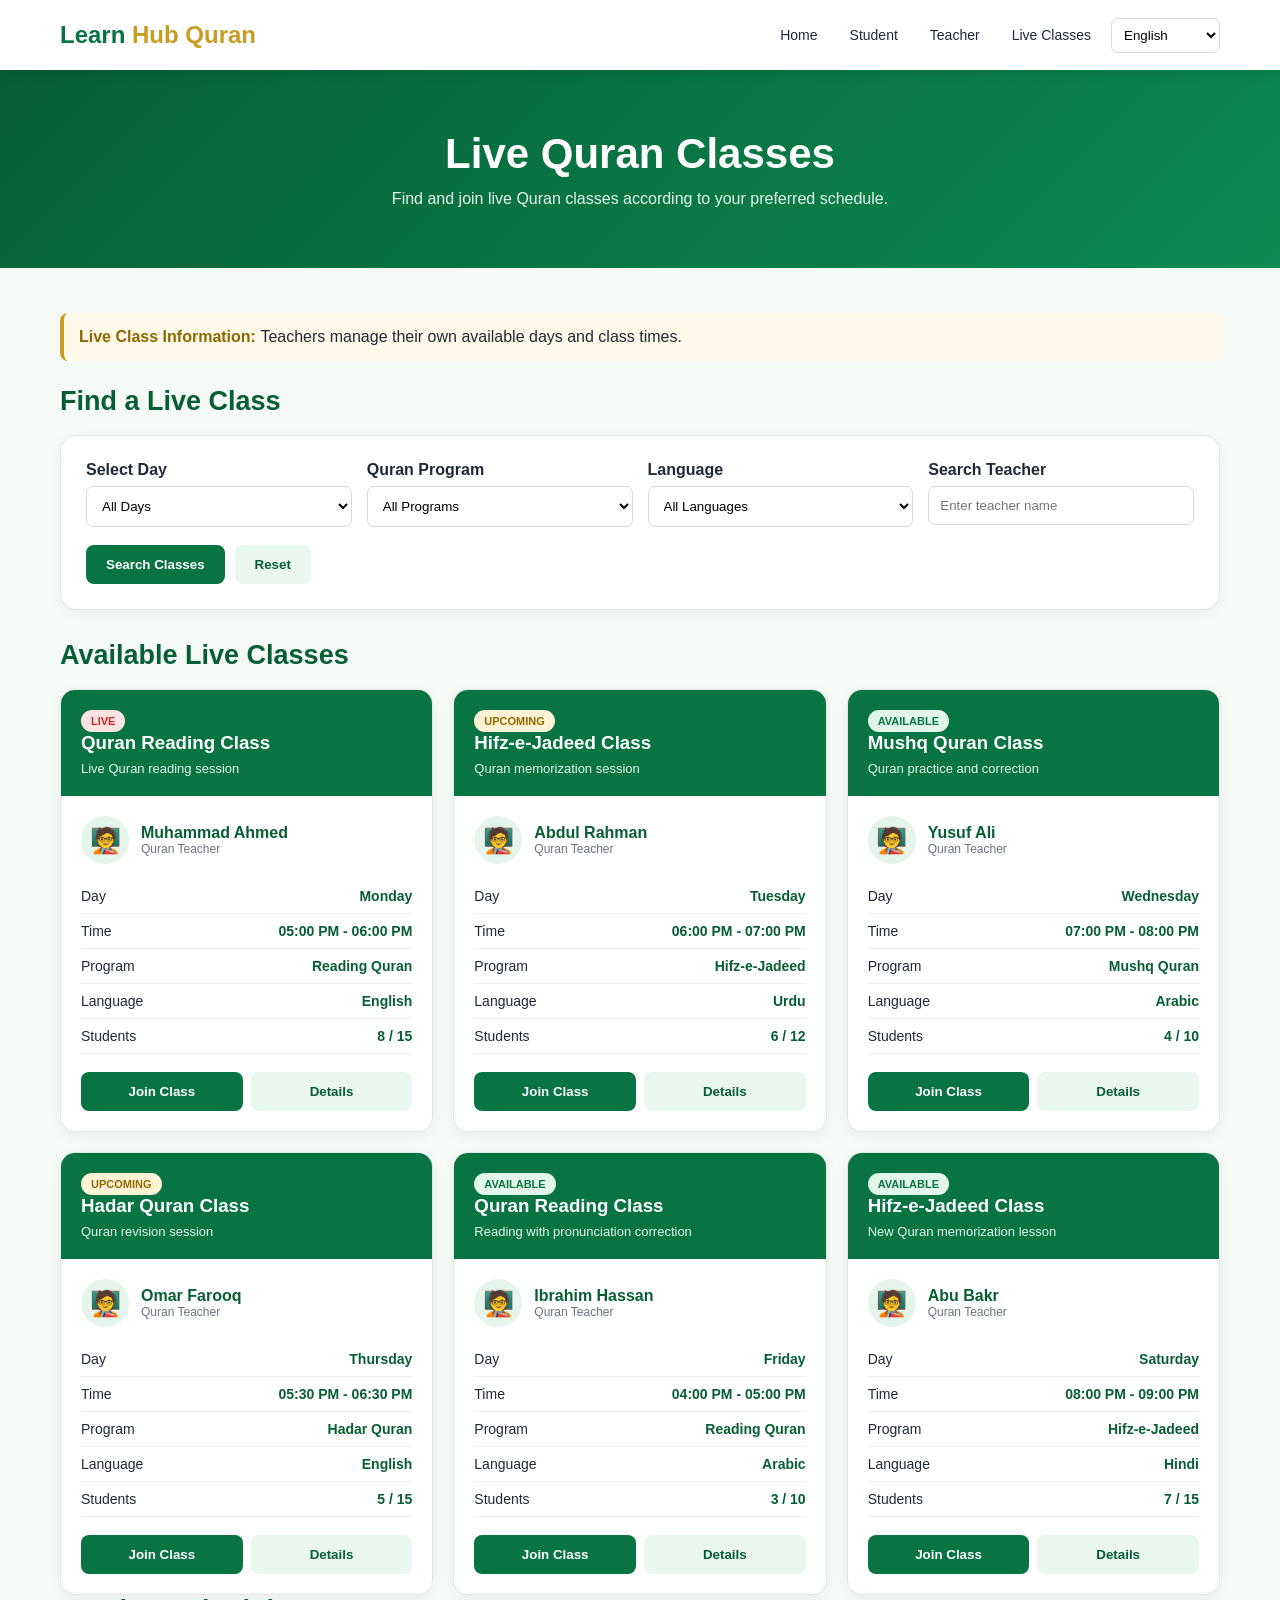
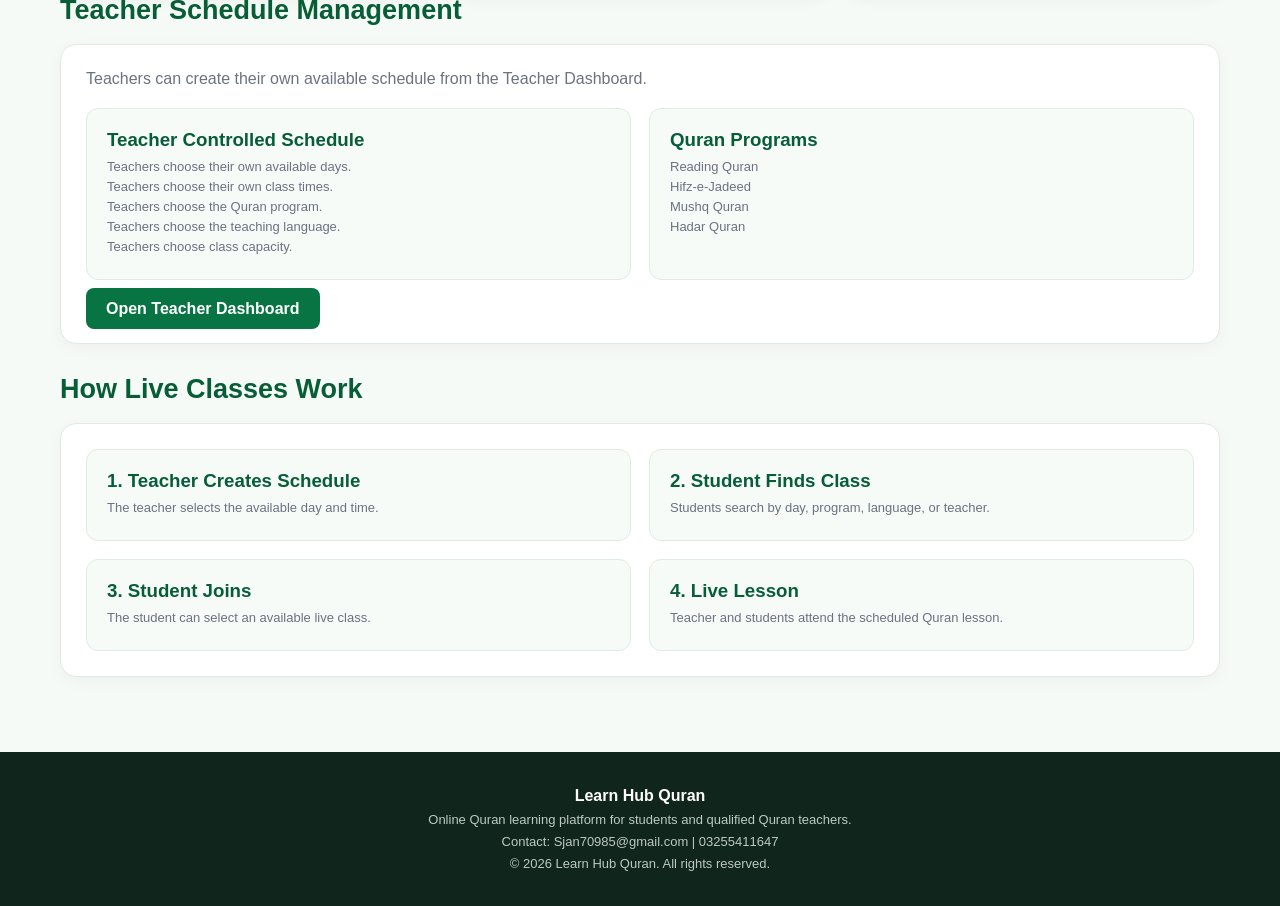
<file: live-classes.html>
<!DOCTYPE html>
<html lang="en">
<head>
    <meta charset="UTF-8">
    <meta name="viewport" content="width=device-width, initial-scale=1.0">

    <title>Live Classes - Learn Hub Quran</title>

    <style>

        * {
            margin: 0;
            padding: 0;
            box-sizing: border-box;
        }

        body {
            font-family: Arial, Helvetica, sans-serif;
            background: #f6faf7;
            color: #1f2937;
        }

        a {
            text-decoration: none;
            color: inherit;
        }

        button,
        input,
        select {
            font-family: inherit;
        }

        header {
            background: white;
            box-shadow: 0 2px 12px rgba(0,0,0,0.08);
            position: sticky;
            top: 0;
            z-index: 1000;
        }

        .navbar {
            max-width: 1200px;
            min-height: 70px;
            margin: auto;
            padding: 0 20px;

            display: flex;
            align-items: center;
            justify-content: space-between;

            gap: 20px;
        }

        .logo {
            font-size: 24px;
            font-weight: bold;
            color: #087443;
        }

        .logo span {
            color: #c99c24;
        }

        .nav-links {
            display: flex;
            align-items: center;
            gap: 8px;
            flex-wrap: wrap;
        }

        .nav-links a {
            padding: 9px 12px;
            border-radius: 7px;
            font-size: 14px;
        }

        .nav-links a:hover {
            background: #087443;
            color: white;
        }

        .language-select {
            padding: 8px;
            border: 1px solid #d5ddd8;
            border-radius: 7px;
            background: white;
        }

        .hero {
            background: linear-gradient(
                135deg,
                #075e36,
                #0b8b51
            );

            color: white;
            text-align: center;

            padding: 60px 20px;
        }

        .hero h1 {
            font-size: 42px;
            margin-bottom: 12px;
        }

        .hero p {
            color: #e7f5ed;
        }

        .container {
            max-width: 1200px;
            margin: auto;
            padding: 45px 20px;
        }

        .section-title {
            color: #075e36;
            font-size: 27px;
            margin-bottom: 18px;
        }

        .card {
            background: white;
            border: 1px solid #e1e9e4;
            border-radius: 16px;
            padding: 25px;
            margin-bottom: 30px;

            box-shadow:
                0 4px 15px rgba(0,0,0,0.04);
        }

        .filter-grid {
            display: grid;
            grid-template-columns:
                repeat(4, 1fr);

            gap: 15px;
        }

        .form-group label {
            display: block;
            font-weight: bold;
            margin-bottom: 7px;
        }

        .form-group select,
        .form-group input {
            width: 100%;
            padding: 11px;

            border: 1px solid #d5ddd8;
            border-radius: 7px;

            background: white;
            outline: none;
        }

        .form-group select:focus,
        .form-group input:focus {
            border-color: #087443;
        }

        .filter-buttons {
            margin-top: 18px;

            display: flex;
            gap: 10px;
            flex-wrap: wrap;
        }

        .btn {
            border: none;
            border-radius: 8px;

            padding: 12px 20px;

            cursor: pointer;
            font-weight: bold;
        }

        .btn-primary {
            background: #087443;
            color: white;
        }

        .btn-gold {
            background: #c99c24;
            color: white;
        }

        .btn-light {
            background: #e9f7ef;
            color: #075e36;
        }

        .btn-danger {
            background: #d64545;
            color: white;
        }

        .btn:hover {
            opacity: 0.9;
        }

        .class-grid {
            display: grid;

            grid-template-columns:
                repeat(3, 1fr);

            gap: 20px;
        }

        .class-card {
            background: white;

            border: 1px solid #e1e9e4;
            border-radius: 15px;

            overflow: hidden;

            box-shadow:
                0 4px 15px rgba(0,0,0,0.05);
        }

        .class-top {
            background: #087443;
            color: white;

            padding: 20px;
        }

        .class-top h3 {
            margin-bottom: 7px;
        }

        .class-top p {
            font-size: 13px;
            color: #e6f6ed;
        }

        .class-body {
            padding: 20px;
        }

        .class-info {
            display: flex;

            justify-content: space-between;

            padding: 9px 0;

            border-bottom:
                1px solid #edf1ee;

            font-size: 14px;
        }

        .class-info:last-child {
            border-bottom: none;
        }

        .class-info strong {
            color: #075e36;
        }

        .teacher {
            display: flex;

            align-items: center;

            gap: 12px;

            margin-bottom: 15px;
        }

        .teacher-avatar {
            width: 48px;
            height: 48px;

            border-radius: 50%;

            background: #e5f5eb;

            display: flex;

            align-items: center;
            justify-content: center;

            font-size: 25px;
        }

        .teacher h4 {
            color: #075e36;
        }

        .teacher p {
            color: #6b7280;

            font-size: 12px;
        }

        .class-actions {
            display: flex;

            gap: 8px;

            margin-top: 18px;
        }

        .class-actions button {
            flex: 1;
        }

        .status {
            display: inline-block;

            padding: 5px 10px;

            border-radius: 15px;

            font-size: 11px;

            font-weight: bold;
        }

        .live {
            background: #ffe3e3;
            color: #c62828;
        }

        .upcoming {
            background: #fff3d6;
            color: #8b6800;
        }

        .available {
            background: #e3f6ea;
            color: #087443;
        }

        .empty {
            text-align: center;

            padding: 45px 20px;

            color: #6b7280;
        }

        .teacher-schedule {
            display: grid;

            grid-template-columns:
                repeat(2, 1fr);

            gap: 18px;
        }

        .schedule-box {
            background: #f7fbf8;

            border: 1px solid #e0ebe4;

            border-radius: 12px;

            padding: 20px;
        }

        .schedule-box h3 {
            color: #075e36;

            margin-bottom: 8px;
        }

        .schedule-box p {
            color: #6b7280;

            font-size: 13px;

            margin-bottom: 5px;
        }

        .notice {
            background: #fff9e9;

            border-left:
                4px solid #c99c24;

            padding: 15px;

            border-radius: 8px;

            margin-bottom: 25px;
        }

        .notice strong {
            color: #8b6800;
        }

        footer {
            background: #10251c;

            color: white;

            text-align: center;

            padding: 35px 20px;
        }

        footer p {
            color: #bdc9c2;

            margin-top: 7px;

            font-size: 13px;
        }

        @media (max-width: 950px) {

            .class-grid {
                grid-template-columns:
                    repeat(2, 1fr);
            }

            .filter-grid {
                grid-template-columns:
                    repeat(2, 1fr);
            }

        }

        @media (max-width: 650px) {

            .navbar {
                flex-direction: column;

                padding: 15px;
            }

            .hero h1 {
                font-size: 32px;
            }

            .class-grid,
            .filter-grid,
            .teacher-schedule {
                grid-template-columns: 1fr;
            }

            .class-actions {
                flex-direction: column;
            }

        }

    </style>
</head>


<body>


<header>

    <div class="navbar">

        <a
            href="index.html"
            class="logo">

            Learn
            <span>Hub Quran</span>

        </a>


        <nav class="nav-links">

            <a href="index.html">
                Home
            </a>

            <a href="student.html">
                Student
            </a>

            <a href="teacher.html">
                Teacher
            </a>

            <a href="live-classes.html">
                Live Classes
            </a>


            <select
                class="language-select"
                id="languageSelect"
                onchange="changeLanguage(this.value)">

                <option>English</option>
                <option>Urdu</option>
                <option>Arabic</option>
                <option>Hindi</option>
                <option>Bengali</option>
                <option>Persian</option>
                <option>Turkish</option>
                <option>Indonesian</option>
                <option>Malay</option>
                <option>French</option>
                <option>Spanish</option>
                <option>German</option>
                <option>Italian</option>
                <option>Portuguese</option>
                <option>Russian</option>
                <option>Chinese</option>
                <option>Japanese</option>
                <option>Korean</option>
                <option>Thai</option>
                <option>Vietnamese</option>
                <option>Tamil</option>
                <option>Telugu</option>
                <option>Malayalam</option>
                <option>Kannada</option>
                <option>Marathi</option>
                <option>Gujarati</option>
                <option>Punjabi</option>
                <option>Dutch</option>
                <option>Greek</option>
                <option>Swahili</option>

            </select>

        </nav>

    </div>

</header>


<section class="hero">

    <h1>
        Live Quran Classes
    </h1>

    <p>
        Find and join live Quran classes
        according to your preferred schedule.
    </p>

</section>


<main class="container">


    <div class="notice">

        <strong>
            Live Class Information:
        </strong>

        Teachers manage their own available
        days and class times.

    </div>


    <h2 class="section-title">
        Find a Live Class
    </h2>


    <section class="card">


        <div class="filter-grid">


            <div class="form-group">

                <label>
                    Select Day
                </label>

                <select id="filterDay">

                    <option value="all">
                        All Days
                    </option>

                    <option>
                        Monday
                    </option>

                    <option>
                        Tuesday
                    </option>

                    <option>
                        Wednesday
                    </option>

                    <option>
                        Thursday
                    </option>

                    <option>
                        Friday
                    </option>

                    <option>
                        Saturday
                    </option>

                    <option>
                        Sunday
                    </option>

                </select>

            </div>


            <div class="form-group">

                <label>
                    Quran Program
                </label>

                <select id="filterProgram">

                    <option value="all">
                        All Programs
                    </option>

                    <option>
                        Reading Quran
                    </option>

                    <option>
                        Hifz-e-Jadeed
                    </option>

                    <option>
                        Mushq Quran
                    </option>

                    <option>
                        Hadar Quran
                    </option>

                </select>

            </div>


            <div class="form-group">

                <label>
                    Language
                </label>

                <select id="filterLanguage">

                    <option value="all">
                        All Languages
                    </option>

                    <option>English</option>
                    <option>Urdu</option>
                    <option>Arabic</option>
                    <option>Hindi</option>
                    <option>Bengali</option>
                    <option>Persian</option>
                    <option>Turkish</option>
                    <option>Indonesian</option>
                    <option>Malay</option>
                    <option>French</option>
                    <option>Spanish</option>
                    <option>German</option>
                    <option>Italian</option>
                    <option>Portuguese</option>
                    <option>Russian</option>
                    <option>Chinese</option>
                    <option>Japanese</option>
                    <option>Korean</option>
                    <option>Thai</option>
                    <option>Vietnamese</option>
                    <option>Tamil</option>
                    <option>Telugu</option>
                    <option>Malayalam</option>
                    <option>Kannada</option>
                    <option>Marathi</option>
                    <option>Gujarati</option>
                    <option>Punjabi</option>
                    <option>Dutch</option>
                    <option>Greek</option>
                    <option>Swahili</option>

                </select>

            </div>


            <div class="form-group">

                <label>
                    Search Teacher
                </label>

                <input
                    type="text"
                    id="teacherSearch"
                    placeholder="Enter teacher name">

            </div>

        </div>


        <div class="filter-buttons">

            <button
                class="btn btn-primary"
                onclick="filterClasses()">

                Search Classes

            </button>


            <button
                class="btn btn-light"
                onclick="resetFilters()">

                Reset

            </button>

        </div>

    </section>


    <h2 class="section-title">
        Available Live Classes
    </h2>


    <section
        class="class-grid"
        id="classGrid">


        <article
            class="class-card"
            data-day="Monday"
            data-program="Reading Quran"
            data-language="English"
            data-teacher="Muhammad Ahmed">


            <div class="class-top">

                <span class="status live">
                    LIVE
                </span>

                <h3>
                    Quran Reading Class
                </h3>

                <p>
                    Live Quran reading session
                </p>

            </div>


            <div class="class-body">


                <div class="teacher">

                    <div class="teacher-avatar">
                        🧑‍🏫
                    </div>

                    <div>

                        <h4>
                            Muhammad Ahmed
                        </h4>

                        <p>
                            Quran Teacher
                        </p>

                    </div>

                </div>


                <div class="class-info">

                    <span>
                        Day
                    </span>

                    <strong>
                        Monday
                    </strong>

                </div>


                <div class="class-info">

                    <span>
                        Time
                    </span>

                    <strong>
                        05:00 PM - 06:00 PM
                    </strong>

                </div>


                <div class="class-info">

                    <span>
                        Program
                    </span>

                    <strong>
                        Reading Quran
                    </strong>

                </div>


                <div class="class-info">

                    <span>
                        Language
                    </span>

                    <strong>
                        English
                    </strong>

                </div>


                <div class="class-info">

                    <span>
                        Students
                    </span>

                    <strong>
                        8 / 15
                    </strong>

                </div>


                <div class="class-actions">

                    <button
                        class="btn btn-primary"
                        onclick="joinClass('Muhammad Ahmed')">

                        Join Class

                    </button>

                    <button
                        class="btn btn-light"
                        onclick="viewClass('Muhammad Ahmed')">

                        Details

                    </button>

                </div>

            </div>

        </article>



        <article
            class="class-card"
            data-day="Tuesday"
            data-program="Hifz-e-Jadeed"
            data-language="Urdu"
            data-teacher="Abdul Rahman">


            <div class="class-top">

                <span class="status upcoming">
                    UPCOMING
                </span>

                <h3>
                    Hifz-e-Jadeed Class
                </h3>

                <p>
                    Quran memorization session
                </p>

            </div>


            <div class="class-body">


                <div class="teacher">

                    <div class="teacher-avatar">
                        🧑‍🏫
                    </div>

                    <div>

                        <h4>
                            Abdul Rahman
                        </h4>

                        <p>
                            Quran Teacher
                        </p>

                    </div>

                </div>


                <div class="class-info">

                    <span>
                        Day
                    </span>

                    <strong>
                        Tuesday
                    </strong>

                </div>


                <div class="class-info">

                    <span>
                        Time
                    </span>

                    <strong>
                        06:00 PM - 07:00 PM
                    </strong>

                </div>


                <div class="class-info">

                    <span>
                        Program
                    </span>

                    <strong>
                        Hifz-e-Jadeed
                    </strong>

                </div>


                <div class="class-info">

                    <span>
                        Language
                    </span>

                    <strong>
                        Urdu
                    </strong>

                </div>


                <div class="class-info">

                    <span>
                        Students
                    </span>

                    <strong>
                        6 / 12
                    </strong>

                </div>


                <div class="class-actions">

                    <button
                        class="btn btn-primary"
                        onclick="joinClass('Abdul Rahman')">

                        Join Class

                    </button>

                    <button
                        class="btn btn-light"
                        onclick="viewClass('Abdul Rahman')">

                        Details

                    </button>

                </div>

            </div>

        </article>



        <article
            class="class-card"
            data-day="Wednesday"
            data-program="Mushq Quran"
            data-language="Arabic"
            data-teacher="Yusuf Ali">


            <div class="class-top">

                <span class="status available">
                    AVAILABLE
                </span>

                <h3>
                    Mushq Quran Class
                </h3>

                <p>
                    Quran practice and correction
                </p>

            </div>


            <div class="class-body">


                <div class="teacher">

                    <div class="teacher-avatar">
                        🧑‍🏫
                    </div>

                    <div>

                        <h4>
                            Yusuf Ali
                        </h4>

                        <p>
                            Quran Teacher
                        </p>

                    </div>

                </div>


                <div class="class-info">

                    <span>
                        Day
                    </span>

                    <strong>
                        Wednesday
                    </strong>

                </div>


                <div class="class-info">

                    <span>
                        Time
                    </span>

                    <strong>
                        07:00 PM - 08:00 PM
                    </strong>

                </div>


                <div class="class-info">

                    <span>
                        Program
                    </span>

                    <strong>
                        Mushq Quran
                    </strong>

                </div>


                <div class="class-info">

                    <span>
                        Language
                    </span>

                    <strong>
                        Arabic
                    </strong>

                </div>


                <div class="class-info">

                    <span>
                        Students
                    </span>

                    <strong>
                        4 / 10
                    </strong>

                </div>


                <div class="class-actions">

                    <button
                        class="btn btn-primary"
                        onclick="joinClass('Yusuf Ali')">

                        Join Class

                    </button>

                    <button
                        class="btn btn-light"
                        onclick="viewClass('Yusuf Ali')">

                        Details

                    </button>

                </div>

            </div>

        </article>



        <article
            class="class-card"
            data-day="Thursday"
            data-program="Hadar Quran"
            data-language="English"
            data-teacher="Omar Farooq">


            <div class="class-top">

                <span class="status upcoming">
                    UPCOMING
                </span>

                <h3>
                    Hadar Quran Class
                </h3>

                <p>
                    Quran revision session
                </p>

            </div>


            <div class="class-body">


                <div class="teacher">

                    <div class="teacher-avatar">
                        🧑‍🏫
                    </div>

                    <div>

                        <h4>
                            Omar Farooq
                        </h4>

                        <p>
                            Quran Teacher
                        </p>

                    </div>

                </div>


                <div class="class-info">

                    <span>
                        Day
                    </span>

                    <strong>
                        Thursday
                    </strong>

                </div>


                <div class="class-info">

                    <span>
                        Time
                    </span>

                    <strong>
                        05:30 PM - 06:30 PM
                    </strong>

                </div>


                <div class="class-info">

                    <span>
                        Program
                    </span>

                    <strong>
                        Hadar Quran
                    </strong>

                </div>


                <div class="class-info">

                    <span>
                        Language
                    </span>

                    <strong>
                        English
                    </strong>

                </div>


                <div class="class-info">

                    <span>
                        Students
                    </span>

                    <strong>
                        5 / 15
                    </strong>

                </div>


                <div class="class-actions">

                    <button
                        class="btn btn-primary"
                        onclick="joinClass('Omar Farooq')">

                        Join Class

                    </button>

                    <button
                        class="btn btn-light"
                        onclick="viewClass('Omar Farooq')">

                        Details

                    </button>

                </div>

            </div>

        </article>



        <article
            class="class-card"
            data-day="Friday"
            data-program="Reading Quran"
            data-language="Arabic"
            data-teacher="Ibrahim Hassan">


            <div class="class-top">

                <span class="status available">
                    AVAILABLE
                </span>

                <h3>
                    Quran Reading Class
                </h3>

                <p>
                    Reading with pronunciation correction
                </p>

            </div>


            <div class="class-body">


                <div class="teacher">

                    <div class="teacher-avatar">
                        🧑‍🏫
                    </div>

                    <div>

                        <h4>
                            Ibrahim Hassan
                        </h4>

                        <p>
                            Quran Teacher
                        </p>

                    </div>

                </div>


                <div class="class-info">

                    <span>
                        Day
                    </span>

                    <strong>
                        Friday
                    </strong>

                </div>


                <div class="class-info">

                    <span>
                        Time
                    </span>

                    <strong>
                        04:00 PM - 05:00 PM
                    </strong>

                </div>


                <div class="class-info">

                    <span>
                        Program
                    </span>

                    <strong>
                        Reading Quran
                    </strong>

                </div>


                <div class="class-info">

                    <span>
                        Language
                    </span>

                    <strong>
                        Arabic
                    </strong>

                </div>


                <div class="class-info">

                    <span>
                        Students
                    </span>

                    <strong>
                        3 / 10
                    </strong>

                </div>


                <div class="class-actions">

                    <button
                        class="btn btn-primary"
                        onclick="joinClass('Ibrahim Hassan')">

                        Join Class

                    </button>

                    <button
                        class="btn btn-light"
                        onclick="viewClass('Ibrahim Hassan')">

                        Details

                    </button>

                </div>

            </div>

        </article>



        <article
            class="class-card"
            data-day="Saturday"
            data-program="Hifz-e-Jadeed"
            data-language="Hindi"
            data-teacher="Abu Bakr">


            <div class="class-top">

                <span class="status available">
                    AVAILABLE
                </span>

                <h3>
                    Hifz-e-Jadeed Class
                </h3>

                <p>
                    New Quran memorization lesson
                </p>

            </div>


            <div class="class-body">


                <div class="teacher">

                    <div class="teacher-avatar">
                        🧑‍🏫
                    </div>

                    <div>

                        <h4>
                            Abu Bakr
                        </h4>

                        <p>
                            Quran Teacher
                        </p>

                    </div>

                </div>


                <div class="class-info">

                    <span>
                        Day
                    </span>

                    <strong>
                        Saturday
                    </strong>

                </div>


                <div class="class-info">

                    <span>
                        Time
                    </span>

                    <strong>
                        08:00 PM - 09:00 PM
                    </strong>

                </div>


                <div class="class-info">

                    <span>
                        Program
                    </span>

                    <strong>
                        Hifz-e-Jadeed
                    </strong>

                </div>


                <div class="class-info">

                    <span>
                        Language
                    </span>

                    <strong>
                        Hindi
                    </strong>

                </div>


                <div class="class-info">

                    <span>
                        Students
                    </span>

                    <strong>
                        7 / 15
                    </strong>

                </div>


                <div class="class-actions">

                    <button
                        class="btn btn-primary"
                        onclick="joinClass('Abu Bakr')">

                        Join Class

                    </button>

                    <button
                        class="btn btn-light"
                        onclick="viewClass('Abu Bakr')">

                        Details

                    </button>

                </div>

            </div>

        </article>


    </section>


    <div
        class="empty"
        id="noClasses"
        style="display:none;">

        No classes found for the selected filters.

    </div>


    <h2 class="section-title">
        Teacher Schedule Management
    </h2>


    <section class="card">

        <p style="color:#6b7280; margin-bottom:20px;">

            Teachers can create their own available
            schedule from the Teacher Dashboard.

        </p>


        <div class="teacher-schedule">


            <div class="schedule-box">

                <h3>
                    Teacher Controlled Schedule
                </h3>

                <p>
                    Teachers choose their own available days.
                </p>

                <p>
                    Teachers choose their own class times.
                </p>

                <p>
                    Teachers choose the Quran program.
                </p>

                <p>
                    Teachers choose the teaching language.
                </p>

                <p>
                    Teachers choose class capacity.
                </p>

            </div>


            <div class="schedule-box">

                <h3>
                    Quran Programs
                </h3>

                <p>
                    Reading Quran
                </p>

                <p>
                    Hifz-e-Jadeed
                </p>

                <p>
                    Mushq Quran
                </p>

                <p>
                    Hadar Quran
                </p>

            </div>


        </div>


        <div style="margin-top:20px;">

            <a
                href="teacher.html"
                class="btn btn-primary">

                Open Teacher Dashboard

            </a>

        </div>

    </section>


    <h2 class="section-title">
        How Live Classes Work
    </h2>


    <section class="card">


        <div class="teacher-schedule">


            <div class="schedule-box">

                <h3>
                    1. Teacher Creates Schedule
                </h3>

                <p>
                    The teacher selects the available
                    day and time.
                </p>

            </div>


            <div class="schedule-box">

                <h3>
                    2. Student Finds Class
                </h3>

                <p>
                    Students search by day,
                    program, language, or teacher.
                </p>

            </div>


            <div class="schedule-box">

                <h3>
                    3. Student Joins
                </h3>

                <p>
                    The student can select an
                    available live class.
                </p>

            </div>


            <div class="schedule-box">

                <h3>
                    4. Live Lesson
                </h3>

                <p>
                    Teacher and students attend
                    the scheduled Quran lesson.
                </p>

            </div>


        </div>

    </section>


</main>


<footer>

    <strong>
        Learn Hub Quran
    </strong>

    <p>
        Online Quran learning platform for
        students and qualified Quran teachers.
    </p>

    <p>
        Contact:
        Sjan70985@gmail.com
        |
        03255411647
    </p>

    <p>
        © 2026 Learn Hub Quran.
        All rights reserved.
    </p>

</footer>


<script>


    function changeLanguage(language) {

        localStorage.setItem(
            "selectedLanguage",
            language
        );

        alert(
            "Language selected: " + language
        );
    }



    function filterClasses() {

        const day =
            document.getElementById(
                "filterDay"
            ).value;


        const program =
            document.getElementById(
                "filterProgram"
            ).value;


        const language =
            document.getElementById(
                "filterLanguage"
            ).value;


        const teacher =
            document.getElementById(
                "teacherSearch"
            ).value
            .toLowerCase()
            .trim();


        const cards =
            document.querySelectorAll(
                ".class-card"
            );


        let visibleCount = 0;


        cards.forEach(function(card) {

            const cardDay =
                card.dataset.day;


            const cardProgram =
                card.dataset.program;


            const cardLanguage =
                card.dataset.language;


            const cardTeacher =
                card.dataset.teacher
                .toLowerCase();


            const dayMatch =
                day === "all" ||
                cardDay === day;


            const programMatch =
                program === "all" ||
                cardProgram === program;


            const languageMatch =
                language === "all" ||
                cardLanguage === language;


            const teacherMatch =
                teacher === "" ||
                cardTeacher.includes(
                    teacher
                );


            if (
                dayMatch &&
                programMatch &&
                languageMatch &&
                teacherMatch
            ) {

                card.style.display =
                    "block";

                visibleCount++;

            } else {

                card.style.display =
                    "none";

            }

        });


        const noClasses =
            document.getElementById(
                "noClasses"
            );


        if (visibleCount === 0) {

            noClasses.style.display =
                "block";

        } else {

            noClasses.style.display =
                "none";

        }

    }



    function resetFilters() {

        document.getElementById(
            "filterDay"
        ).value = "all";


        document.getElementById(
            "filterProgram"
        ).value = "all";


        document.getElementById(
            "filterLanguage"
        ).value = "all";


        document.getElementById(
            "teacherSearch"
        ).value = "";


        const cards =
            document.querySelectorAll(
                ".class-card"
            );


        cards.forEach(function(card) {

            card.style.display =
                "block";

        });


        document.getElementById(
            "noClasses"
        ).style.display =
            "none";

    }



    function joinClass(teacherName) {

        alert(
            "You selected a live class with " +
            teacherName +
            "."
        );

    }



    function viewClass(teacherName) {

        alert(
            "Class details for " +
            teacherName +
            " will appear here."
        );

    }


</script>


</body>
</html>
</file>
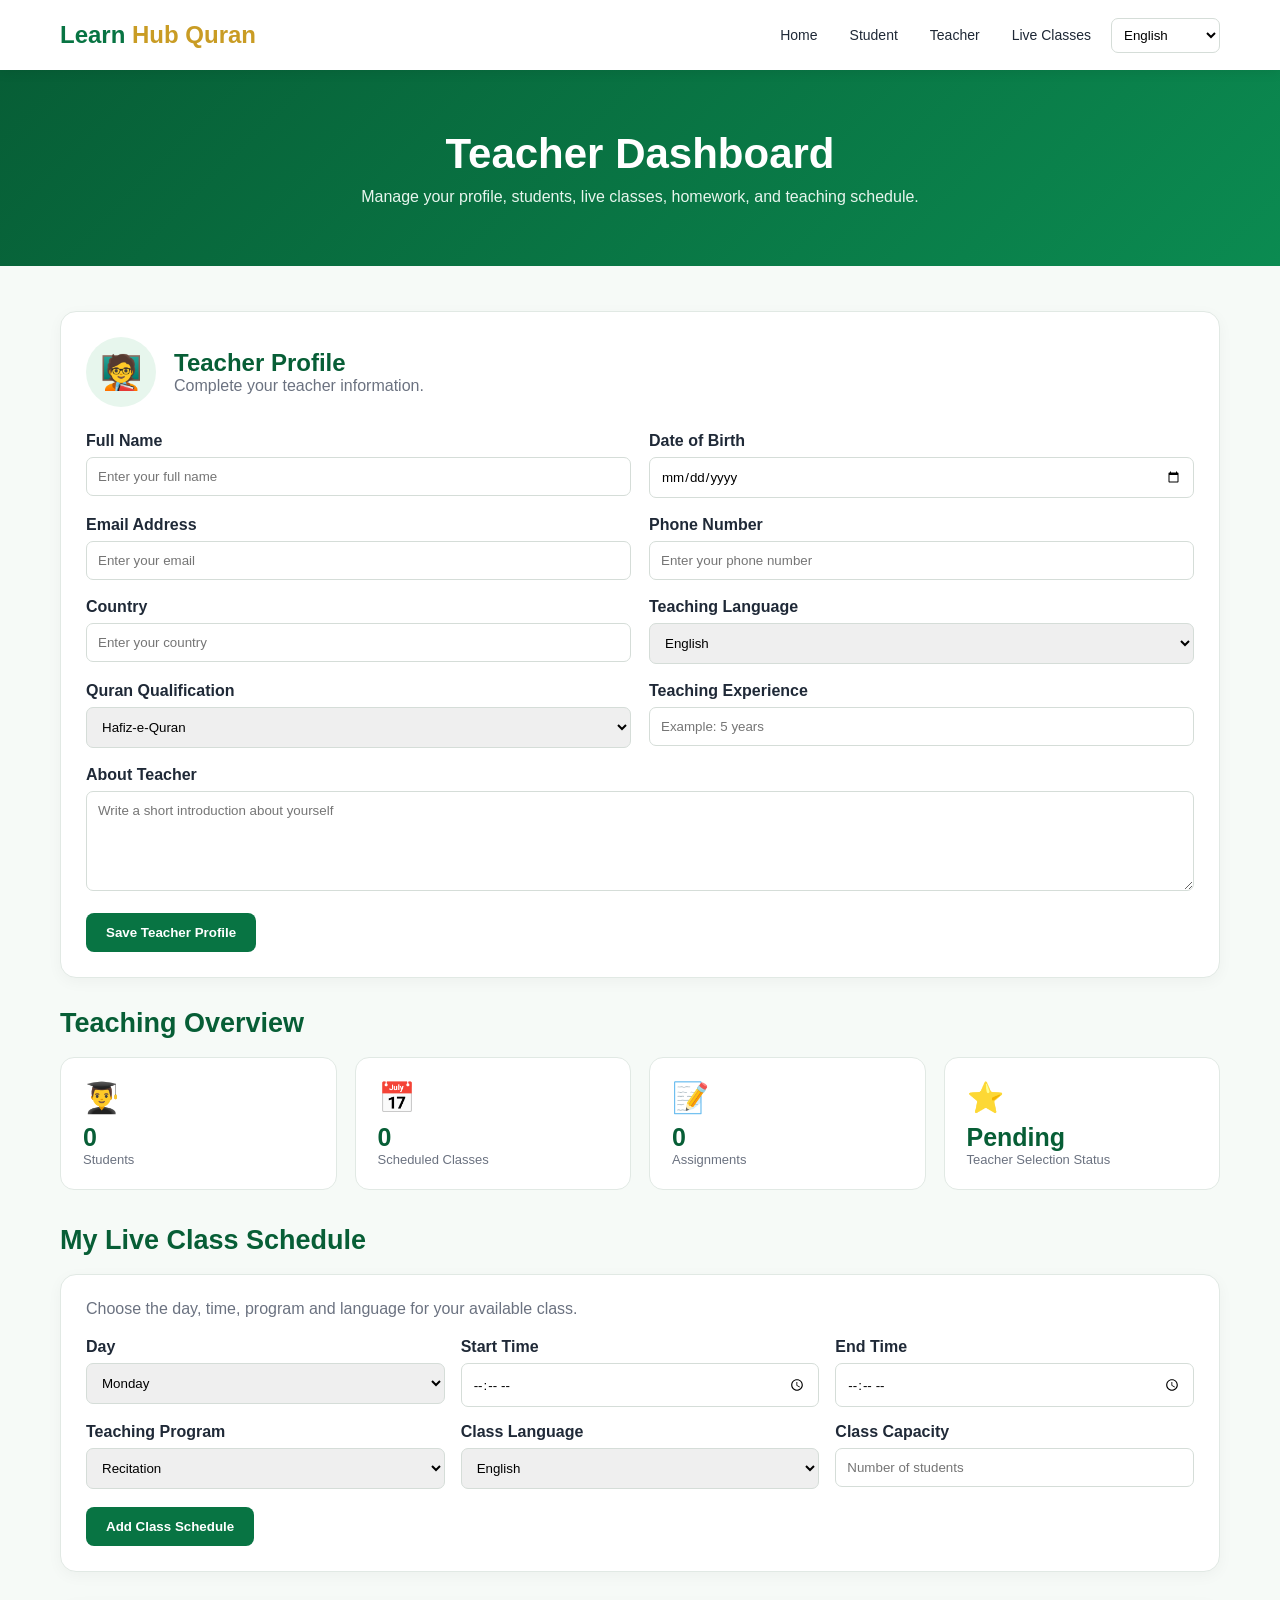
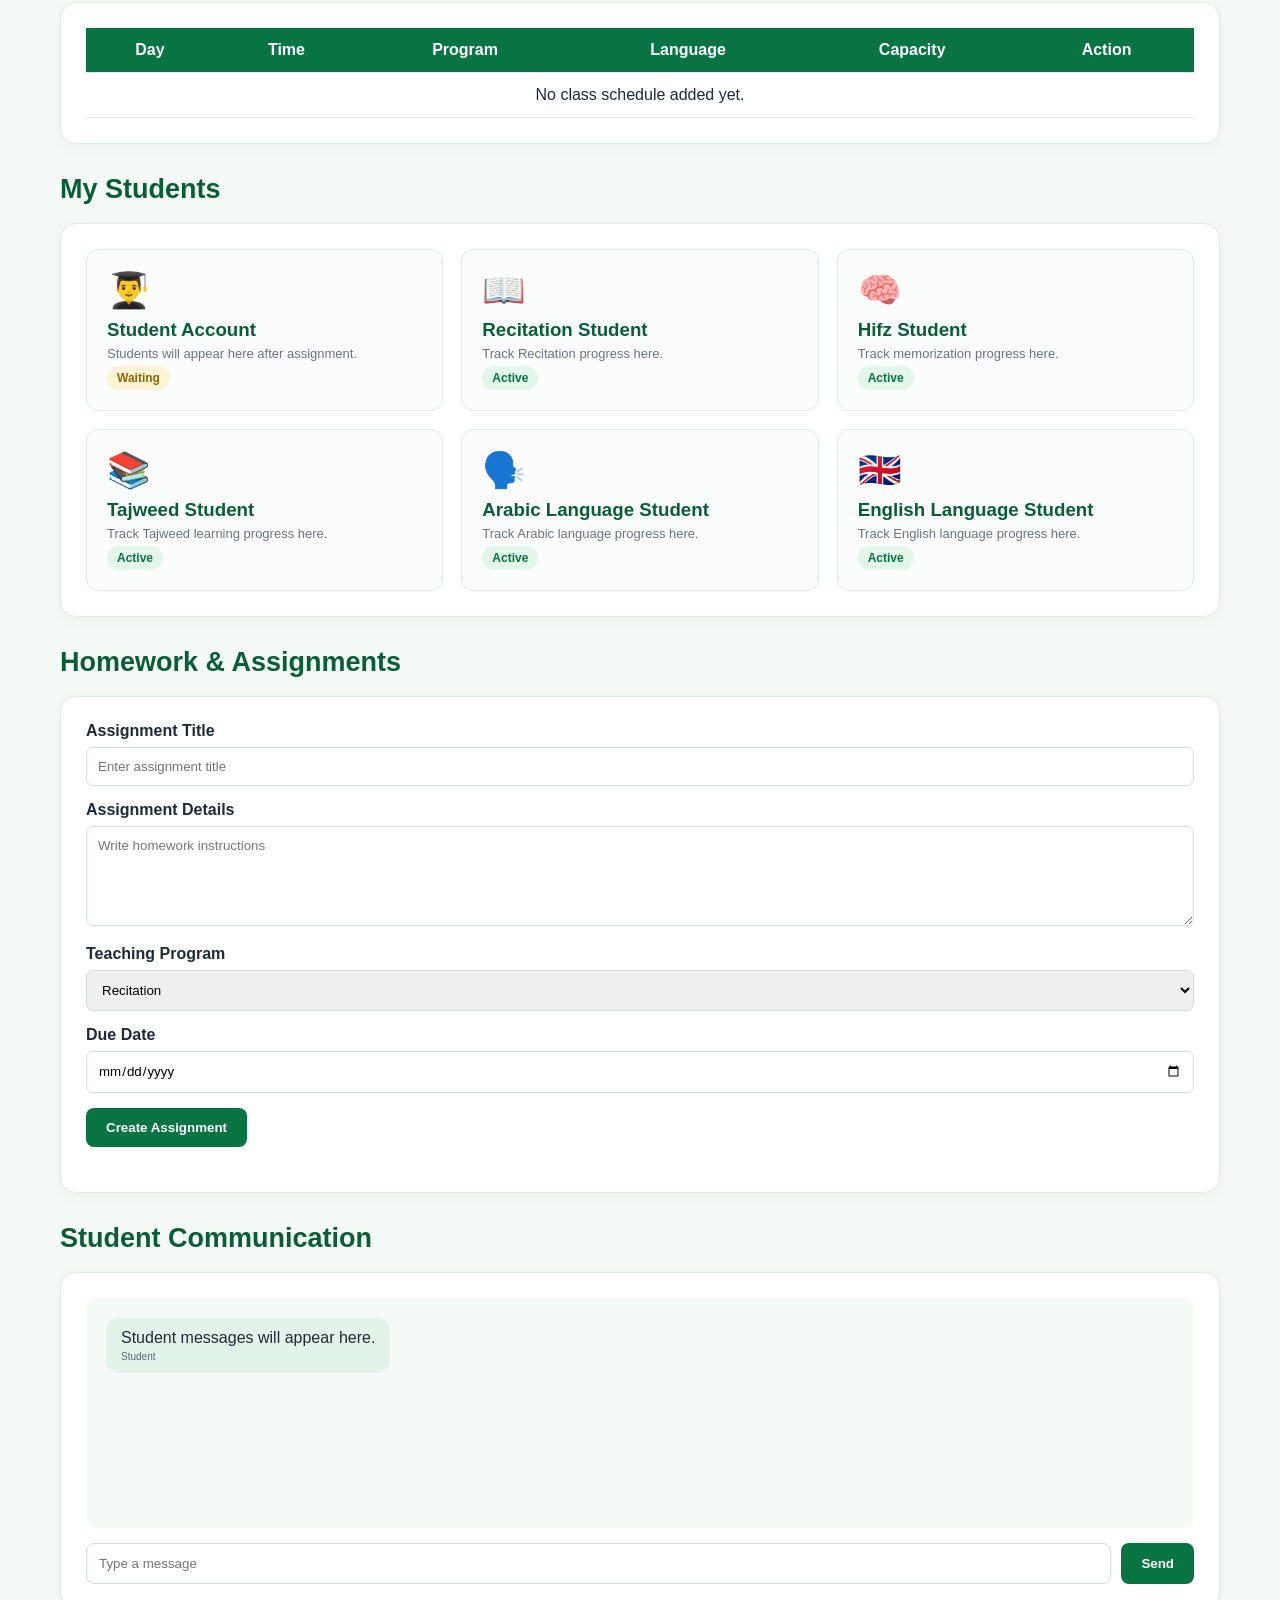
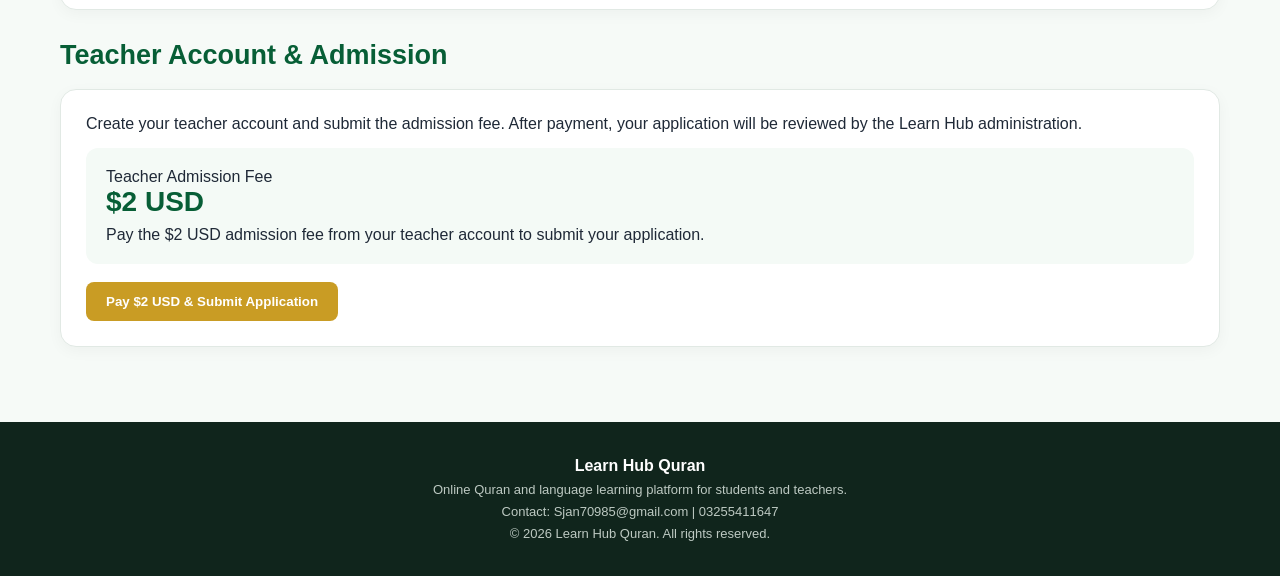
<file: teacher.html>
<!DOCTYPE html>
<html lang="en">
<head>
<meta charset="UTF-8">
<meta name="viewport" content="width=device-width, initial-scale=1.0">
<title>Teacher Dashboard - Learn Hub Quran</title>

<style>
*{
    margin:0;
    padding:0;
    box-sizing:border-box;
    
}

body{
    font-family:Arial,Helvetica,sans-serif;
    background:#f6faf7;
    color:#1f2937;
}

a{
    text-decoration:none;
    color:inherit;
}

button,input,select,textarea{
    font-family:inherit;
}

header{
    background:white;
    box-shadow:0 2px 12px rgba(0,0,0,.08);
    position:sticky;
    top:0;
    z-index:1000;
}

.navbar{
    max-width:1200px;
    min-height:70px;
    margin:auto;
    padding:0 20px;
    display:flex;
    align-items:center;
    justify-content:space-between;
    gap:20px;
}

.logo{
    font-size:24px;
    font-weight:bold;
    color:#087443;
}

.logo span{
    color:#c99c24;
}

.nav-links{
    display:flex;
    align-items:center;
    gap:8px;
    flex-wrap:wrap;
}

.nav-links a{
    padding:9px 12px;
    border-radius:7px;
    font-size:14px;
}

.nav-links a:hover{
    background:#087443;
    color:white;
}

.language-select{
    padding:8px;
    border:1px solid #d5ddd8;
    border-radius:7px;
    background:white;
}

.hero{
    background:linear-gradient(135deg,#075e36,#0b8b51);
    color:white;
    text-align:center;
    padding:60px 20px;
}

.hero h1{
    font-size:42px;
    margin-bottom:10px;
}

.hero p{
    color:#e7f5ed;
}

.container{
    max-width:1200px;
    margin:auto;
    padding:45px 20px;
}

.section-title{
    color:#075e36;
    font-size:27px;
    margin-bottom:18px;
}

.card{
    background:white;
    border:1px solid #e1e9e4;
    border-radius:16px;
    padding:25px;
    margin-bottom:30px;
    box-shadow:0 4px 15px rgba(0,0,0,.04);
}

.profile-header{
    display:flex;
    align-items:center;
    gap:18px;
    margin-bottom:25px;
}

.profile-icon{
    width:70px;
    height:70px;
    border-radius:50%;
    background:#e7f6ed;
    display:flex;
    align-items:center;
    justify-content:center;
    font-size:34px;
}

.profile-header h2{
    color:#075e36;
}

.profile-header p{
    color:#6b7280;
}

.form-grid{
    display:grid;
    grid-template-columns:repeat(2,1fr);
    gap:18px;
}

.form-group label{
    display:block;
    font-weight:bold;
    margin-bottom:7px;
}

.form-group input,
.form-group select,
.form-group textarea{
    width:100%;
    padding:11px;
    border:1px solid #d5ddd8;
    border-radius:7px;
    outline:none;
}

.form-group textarea{
    min-height:100px;
    resize:vertical;
}

.form-group input:focus,
.form-group select:focus,
.form-group textarea:focus{
    border-color:#087443;
}

.btn{
    border:none;
    border-radius:8px;
    padding:12px 20px;
    cursor:pointer;
    font-weight:bold;
}

.btn-primary{
    background:#087443;
    color:white;
}

.btn-gold{
    background:#c99c24;
    color:white;
}

.btn-light{
    background:#e9f7ef;
    color:#075e36;
}

.btn-danger{
    background:#d64545;
    color:white;
}

.btn:hover{
    opacity:.9;
}

.stats-grid{
    display:grid;
    grid-template-columns:repeat(4,1fr);
    gap:18px;
    margin-bottom:35px;
}

.stat-card{
    background:white;
    border:1px solid #e1e9e4;
    border-radius:14px;
    padding:22px;
}

.stat-icon{
    font-size:30px;
    margin-bottom:8px;
}

.stat-card h3{
    color:#075e36;
    font-size:25px;
}

.stat-card p{
    color:#6b7280;
    font-size:13px;
}

.schedule-form{
    display:grid;
    grid-template-columns:repeat(3,1fr);
    gap:16px;
}

.schedule-actions{
    margin-top:18px;
}

.schedule-table-wrapper{
    overflow-x:auto;
}

table{
    width:100%;
    min-width:900px;
    border-collapse:collapse;
}

th,td{
    padding:13px;
    border-bottom:1px solid #e5e7eb;
    text-align:center;
}

th{
    background:#087443;
    color:white;
}

.student-grid{
    display:grid;
    grid-template-columns:repeat(3,1fr);
    gap:18px;
}

.student-card{
    border:1px solid #e1e9e4;
    border-radius:12px;
    padding:20px;
    background:#fbfdfc;
}

.student-avatar{
    font-size:35px;
    margin-bottom:8px;
}

.student-card h3{
    color:#075e36;
    margin-bottom:5px;
}

.student-card p{
    color:#6b7280;
    font-size:13px;
    margin-bottom:5px;
}

.homework-form{
    display:grid;
    gap:15px;
}

.assignment-list{
    margin-top:20px;
}

.assignment{
    padding:15px;
    border-bottom:1px solid #e5e7eb;
    display:flex;
    justify-content:space-between;
    align-items:center;
    gap:15px;
}

.assignment h3{
    color:#075e36;
}

.assignment p{
    color:#6b7280;
    font-size:13px;
}

.status{
    display:inline-block;
    padding:5px 10px;
    border-radius:15px;
    font-size:12px;
    font-weight:bold;
}

.pending{
    background:#fff3d6;
    color:#8b6800;
}

.approved{
    background:#e3f6ea;
    color:#087443;
}

.chat-area{
    background:#f5faf7;
    border-radius:12px;
    padding:20px;
    min-height:230px;
    margin-bottom:15px;
    max-height:400px;
    overflow-y:auto;
}

.chat-message{
    display:flex;
    margin-bottom:12px;
}

.chat-message.teacher{
    justify-content:flex-end;
}

.chat-message.student{
    justify-content:flex-start;
}

.message{
    max-width:70%;
    padding:11px 15px;
    border-radius:13px;
}

.teacher .message{
    background:#087443;
    color:white;
}

.student .message{
    background:#e2f4e9;
}

.message small{
    display:block;
    margin-top:4px;
    font-size:10px;
    opacity:.7;
}

.chat-input{
    display:flex;
    gap:10px;
}

.chat-input input{
    flex:1;
    padding:12px;
    border:1px solid #d5ddd8;
    border-radius:8px;
}

.fee-box{
    background:#f4faf6;
    border-radius:12px;
    padding:20px;
    margin-top:15px;
}

.fee-box strong{
    color:#075e36;
    font-size:28px;
}

footer{
    background:#10251c;
    color:white;
    text-align:center;
    padding:35px 20px;
}

footer p{
    color:#bdc9c2;
    margin-top:7px;
    font-size:13px;
}

@media(max-width:950px){

    .stats-grid{
        grid-template-columns:repeat(2,1fr);
    }

    .student-grid{
        grid-template-columns:repeat(2,1fr);
    }

    .schedule-form{
        grid-template-columns:repeat(2,1fr);
    }
}

@media(max-width:650px){

    .navbar{
        flex-direction:column;
        padding:15px;
    }

    .hero h1{
        font-size:32px;
    }

    .form-grid,
    .schedule-form,
    .stats-grid,
    .student-grid{
        grid-template-columns:1fr;
    }

    .assignment{
        flex-direction:column;
        align-items:flex-start;
    }

    .chat-input{
        flex-direction:column;
    }
}
</style>
</head>

<body>

<header>

<div class="navbar">

<a href="index.html" class="logo">
Learn <span>Hub Quran</span>
</a>

<nav class="nav-links">

<a href="index.html">Home</a>

<a href="student.html">Student</a>

<a href="teacher.html">Teacher</a>

<a href="live-classes.html">Live Classes</a>

<select
class="language-select"
id="languageSelect"
onchange="selectLanguage(this.value)">

<option>English</option>
<option>Urdu</option>
<option>Arabic</option>
<option>Hindi</option>
<option>Bengali</option>
<option>Persian</option>
<option>Turkish</option>
<option>Indonesian</option>
<option>Malay</option>
<option>French</option>
<option>Spanish</option>
<option>German</option>
<option>Italian</option>
<option>Portuguese</option>
<option>Russian</option>
<option>Chinese</option>
<option>Japanese</option>
<option>Korean</option>
<option>Thai</option>
<option>Vietnamese</option>
<option>Tamil</option>
<option>Telugu</option>
<option>Malayalam</option>
<option>Kannada</option>
<option>Marathi</option>
<option>Gujarati</option>
<option>Punjabi</option>
<option>Dutch</option>
<option>Greek</option>
<option>Swahili</option>

</select>

</nav>

</div>

</header>


<section class="hero">

<h1>Teacher Dashboard</h1>

<p>
Manage your profile, students, live classes,
homework, and teaching schedule.
</p>

</section>


<main class="container">


<!-- TEACHER PROFILE -->

<section class="card">

<div class="profile-header">

<div class="profile-icon">
🧑‍🏫
</div>

<div>

<h2>Teacher Profile</h2>

<p>
Complete your teacher information.
</p>

</div>

</div>


<div class="form-grid">

<div class="form-group">

<label>Full Name</label>

<input
type="text"
id="teacherName"
placeholder="Enter your full name">

</div>


<div class="form-group">

<label>Date of Birth</label>

<input
type="date"
id="teacherDob">

</div>


<div class="form-group">

<label>Email Address</label>

<input
type="email"
id="teacherEmail"
placeholder="Enter your email">

</div>


<div class="form-group">

<label>Phone Number</label>

<input
type="tel"
id="teacherPhone"
placeholder="Enter your phone number">

</div>


<div class="form-group">

<label>Country</label>

<input
type="text"
id="teacherCountry"
placeholder="Enter your country">

</div>


<div class="form-group">

<label>Teaching Language</label>

<select id="teacherLanguage">

<option>English</option>
<option>Urdu</option>
<option>Arabic</option>
<option>Hindi</option>
<option>Bengali</option>
<option>Persian</option>
<option>Turkish</option>
<option>Indonesian</option>
<option>Malay</option>
<option>French</option>
<option>Spanish</option>
<option>German</option>
<option>Italian</option>
<option>Portuguese</option>
<option>Russian</option>
<option>Chinese</option>
<option>Japanese</option>
<option>Korean</option>
<option>Thai</option>
<option>Vietnamese</option>
<option>Tamil</option>
<option>Telugu</option>
<option>Malayalam</option>
<option>Kannada</option>
<option>Marathi</option>
<option>Gujarati</option>
<option>Punjabi</option>
<option>Dutch</option>
<option>Greek</option>
<option>Swahili</option>

</select>

</div>


<div class="form-group">

<label>Quran Qualification</label>

<select id="qualification">

<option>Hafiz-e-Quran</option>
<option>Qari</option>
<option>Alim</option>
<option>Ijazah</option>
<option>Quran Teacher</option>

</select>

</div>


<div class="form-group">

<label>Teaching Experience</label>

<input
type="text"
id="experience"
placeholder="Example: 5 years">

</div>

</div>


<div class="form-group" style="margin-top:18px;">

<label>About Teacher</label>

<textarea
id="teacherAbout"
placeholder="Write a short introduction about yourself"></textarea>

</div>


<div style="margin-top:18px;">

<button
class="btn btn-primary"
onclick="saveTeacherProfile()">

Save Teacher Profile

</button>

</div>

</section>


<!-- OVERVIEW -->

<h2 class="section-title">
Teaching Overview
</h2>

<section class="stats-grid">

<div class="stat-card">

<div class="stat-icon">👨‍🎓</div>

<h3 id="studentCount">0</h3>

<p>Students</p>

</div>


<div class="stat-card">

<div class="stat-icon">📅</div>

<h3 id="scheduleCount">0</h3>

<p>Scheduled Classes</p>

</div>


<div class="stat-card">

<div class="stat-icon">📝</div>

<h3 id="assignmentCount">0</h3>

<p>Assignments</p>

</div>


<div class="stat-card">

<div class="stat-icon">⭐</div>

<h3>Pending</h3>

<p>Teacher Selection Status</p>

</div>

</section>


<!-- CLASS SCHEDULE -->

<h2 class="section-title">
My Live Class Schedule
</h2>

<section class="card">

<p style="color:#6b7280;margin-bottom:20px;">

Choose the day, time, program and language
for your available class.

</p>


<div class="schedule-form">

<div class="form-group">

<label>Day</label>

<select id="classDay">

<option>Monday</option>
<option>Tuesday</option>
<option>Wednesday</option>
<option>Thursday</option>
<option>Friday</option>
<option>Saturday</option>
<option>Sunday</option>

</select>

</div>


<div class="form-group">

<label>Start Time</label>

<input
type="time"
id="startTime">

</div>


<div class="form-group">

<label>End Time</label>

<input
type="time"
id="endTime">

</div>


<div class="form-group">

<label>Teaching Program</label>

<select id="classProgram">

<option>Recitation</option>
<option>Hifz</option>
<option>Tajweed</option>
<option>Arabic Language</option>
<option>English Language</option>

</select>

</div>


<div class="form-group">

<label>Class Language</label>

<select id="classLanguage">

<option>English</option>
<option>Urdu</option>
<option>Arabic</option>
<option>Hindi</option>
<option>Bengali</option>
<option>Persian</option>
<option>Turkish</option>
<option>Indonesian</option>
<option>Malay</option>
<option>French</option>
<option>Spanish</option>
<option>German</option>
<option>Italian</option>
<option>Portuguese</option>
<option>Russian</option>
<option>Chinese</option>
<option>Japanese</option>
<option>Korean</option>
<option>Thai</option>
<option>Vietnamese</option>
<option>Tamil</option>
<option>Telugu</option>
<option>Malayalam</option>
<option>Kannada</option>
<option>Marathi</option>
<option>Gujarati</option>
<option>Punjabi</option>
<option>Dutch</option>
<option>Greek</option>
<option>Swahili</option>

</select>

</div>


<div class="form-group">

<label>Class Capacity</label>

<input
type="number"
id="capacity"
min="1"
max="50"
placeholder="Number of students">

</div>

</div>


<div class="schedule-actions">

<button
class="btn btn-primary"
onclick="addSchedule()">

Add Class Schedule

</button>

</div>

</section>


<section class="card">

<div class="schedule-table-wrapper">

<table>

<thead>

<tr>
<th>Day</th>
<th>Time</th>
<th>Program</th>
<th>Language</th>
<th>Capacity</th>
<th>Action</th>
</tr>

</thead>

<tbody id="scheduleBody">

<tr id="emptySchedule">

<td colspan="6">
No class schedule added yet.
</td>

</tr>

</tbody>

</table>

</div>

</section>


<!-- STUDENTS -->

<h2 class="section-title">
My Students
</h2>

<section class="card">

<div class="student-grid">

<div class="student-card">

<div class="student-avatar">👨‍🎓</div>

<h3>Student Account</h3>

<p>
Students will appear here after assignment.
</p>

<span class="status pending">
Waiting
</span>

</div>


<div class="student-card">

<div class="student-avatar">📖</div>

<h3>Recitation Student</h3>

<p>
Track Recitation progress here.
</p>

<span class="status approved">
Active
</span>

</div>


<div class="student-card">

<div class="student-avatar">🧠</div>

<h3>Hifz Student</h3>

<p>
Track memorization progress here.
</p>

<span class="status approved">
Active
</span>

</div>


<div class="student-card">

<div class="student-avatar">📚</div>

<h3>Tajweed Student</h3>

<p>
Track Tajweed learning progress here.
</p>

<span class="status approved">
Active
</span>

</div>


<div class="student-card">

<div class="student-avatar">🗣️</div>

<h3>Arabic Language Student</h3>

<p>
Track Arabic language progress here.
</p>

<span class="status approved">
Active
</span>

</div>


<div class="student-card">

<div class="student-avatar">🇬🇧</div>

<h3>English Language Student</h3>

<p>
Track English language progress here.
</p>

<span class="status approved">
Active
</span>

</div>

</div>

</section>


<!-- HOMEWORK -->

<h2 class="section-title">
Homework & Assignments
</h2>

<section class="card">

<div class="homework-form">

<div class="form-group">

<label>Assignment Title</label>

<input
type="text"
id="assignmentTitle"
placeholder="Enter assignment title">

</div>


<div class="form-group">

<label>Assignment Details</label>

<textarea
id="assignmentDetails"
placeholder="Write homework instructions"></textarea>

</div>


<div class="form-group">

<label>Teaching Program</label>

<select id="assignmentProgram">

<option>Recitation</option>
<option>Hifz</option>
<option>Tajweed</option>
<option>Arabic Language</option>
<option>English Language</option>

</select>

</div>


<div class="form-group">

<label>Due Date</label>

<input
type="date"
id="assignmentDate">

</div>


<div>

<button
class="btn btn-primary"
onclick="createAssignment()">

Create Assignment

</button>

</div>

</div>


<div
class="assignment-list"
id="assignmentList">
</div>

</section>


<!-- COMMUNICATION -->

<h2 class="section-title">
Student Communication
</h2>

<section class="card">

<div class="chat-area" id="teacherChat">

<div class="chat-message student">

<div class="message">

Student messages will appear here.

<small>
Student
</small>

</div>

</div>

</div>


<div class="chat-input">

<input
type="text"
id="teacherMessage"
placeholder="Type a message">

<button
class="btn btn-primary"
onclick="sendTeacherMessage()">

Send

</button>

</div>

</section>


<!-- TEACHER ADMISSION -->

<h2 class="section-title">
Teacher Account & Admission
</h2>

<section class="card">

<p>
Create your teacher account and submit the admission
fee. After payment, your application will be reviewed
by the Learn Hub administration.
</p>


<div class="fee-box">

<p>
Teacher Admission Fee
</p>

<strong>
$2 USD
</strong>

<p style="margin-top:8px;">

Pay the $2 USD admission fee from your teacher
account to submit your application.

</p>

</div>


<div style="margin-top:18px;">

<button
class="btn btn-gold"
onclick="payTeacherFee()">

Pay $2 USD & Submit Application

</button>

</div>

</section>

</main>


<footer>

<strong>
Learn Hub Quran
</strong>

<p>
Online Quran and language learning platform
for students and teachers.
</p>

<p>
Contact: Sjan70985@gmail.com |
03255411647
</p>

<p>
© 2026 Learn Hub Quran. All rights reserved.
</p>

</footer>


<script>

/* LANGUAGE */

function selectLanguage(language){

localStorage.setItem(
"teacherLanguage",
language
);

alert(
"Language selected: " + language
);

}


/* TEACHER PROFILE */

function saveTeacherProfile(){

const profile={

name:document.getElementById("teacherName").value.trim(),

dob:document.getElementById("teacherDob").value,

email:document.getElementById("teacherEmail").value.trim(),

phone:document.getElementById("teacherPhone").value.trim(),

country:document.getElementById("teacherCountry").value.trim(),

language:document.getElementById("teacherLanguage").value,

qualification:document.getElementById("qualification").value,

experience:document.getElementById("experience").value.trim(),

about:document.getElementById("teacherAbout").value.trim()

};

localStorage.setItem(
"teacherProfile",
JSON.stringify(profile)
);

alert(
"Teacher profile saved successfully."
);

}


/* SCHEDULE */

function addSchedule(){

const day=document.getElementById("classDay").value;

const start=document.getElementById("startTime").value;

const end=document.getElementById("endTime").value;

const program=document.getElementById("classProgram").value;

const language=document.getElementById("classLanguage").value;

const capacity=document.getElementById("capacity").value;


if(start==="" || end==="" || capacity===""){

alert(
"Please enter start time, end time and class capacity."
);

return;

}


if(start>=end){

alert(
"End time must be later than start time."
);

return;

}


const schedule={

id:Date.now(),

day:day,

start:start,

end:end,

program:program,

language:language,

capacity:capacity

};


let schedules=
JSON.parse(
localStorage.getItem("teacherSchedules") || "[]"
);

schedules.push(schedule);

localStorage.setItem(
"teacherSchedules",
JSON.stringify(schedules)
);


renderSchedules();

document.getElementById("startTime").value="";

document.getElementById("endTime").value="";

document.getElementById("capacity").value="";

alert(
"Class schedule added successfully."
);

}


/* DISPLAY SCHEDULES */

function renderSchedules(){

const table=
document.getElementById("scheduleBody");

table.innerHTML="";

const schedules=
JSON.parse(
localStorage.getItem("teacherSchedules") || "[]"
);


if(schedules.length===0){

table.innerHTML=`

<tr id="emptySchedule">

<td colspan="6">
No class schedule added yet.
</td>

</tr>

`;

updateScheduleCount();

return;

}


schedules.forEach(function(schedule){

const row=
document.createElement("tr");

row.innerHTML=`

<td>${escapeHTML(schedule.day)}</td>

<td>
${escapeHTML(schedule.start)}
-
${escapeHTML(schedule.end)}
</td>

<td>${escapeHTML(schedule.program)}</td>

<td>${escapeHTML(schedule.language)}</td>

<td>${escapeHTML(schedule.capacity)}</td>

<td>

<button
class="btn btn-danger"
onclick="deleteSchedule(${schedule.id})">

Delete

</button>

</td>

`;

table.appendChild(row);

});

updateScheduleCount();

}


/* DELETE SCHEDULE */

function deleteSchedule(id){

let schedules=
JSON.parse(
localStorage.getItem("teacherSchedules") || "[]"
);

schedules=
schedules.filter(
function(schedule){
return schedule.id!==id;
}
);

localStorage.setItem(
"teacherSchedules",
JSON.stringify(schedules)
);

renderSchedules();

}


/* ASSIGNMENTS */

function createAssignment(){

const title=
document.getElementById(
"assignmentTitle"
).value.trim();

const details=
document.getElementById(
"assignmentDetails"
).value.trim();

const program=
document.getElementById(
"assignmentProgram"
).value;

const date=
document.getElementById(
"assignmentDate"
).value;


if(
title==="" ||
details==="" ||
date===""
){

alert(
"Please complete all assignment fields."
);

return;

}


const assignment={

id:Date.now(),

title:title,

details:details,

program:program,

date:date

};


let assignments=
JSON.parse(
localStorage.getItem("teacherAssignments") || "[]"
);

assignments.push(assignment);

localStorage.setItem(
"teacherAssignments",
JSON.stringify(assignments)
);


renderAssignments();


document.getElementById(
"assignmentTitle"
).value="";

document.getElementById(
"assignmentDetails"
).value="";

document.getElementById(
"assignmentDate"
).value="";


alert(
"Assignment created successfully."
);

}


/* DISPLAY ASSIGNMENTS */

function renderAssignments(){

const list=
document.getElementById(
"assignmentList"
);

list.innerHTML="";


const assignments=
JSON.parse(
localStorage.getItem("teacherAssignments") || "[]"
);


assignments.forEach(function(item){

const div=
document.createElement("div");

div.className="assignment";

div.innerHTML=`

<div>

<h3>
${escapeHTML(item.title)}
</h3>

<p>
${escapeHTML(item.details)}
</p>

<p>
Program:
${escapeHTML(item.program)}
</p>

<p>
Due Date:
${escapeHTML(item.date)}
</p>

</div>

<div>

<span class="status pending">
Pending
</span>

<br><br>

<button
class="btn btn-danger"
onclick="deleteAssignment(${item.id})">

Delete

</button>

</div>

`;

list.appendChild(div);

});

updateAssignmentCount();

}


/* DELETE ASSIGNMENT */

function deleteAssignment(id){

let assignments=
JSON.parse(
localStorage.getItem("teacherAssignments") || "[]"
);

assignments=
assignments.filter(
function(item){
return item.id!==id;
}
);

localStorage.setItem(
"teacherAssignments",
JSON.stringify(assignments)
);

renderAssignments();

}


/* CHAT */

function sendTeacherMessage(){

const input=
document.getElementById(
"teacherMessage"
);

const text=
input.value.trim();


if(text===""){

alert(
"Please type a message."
);

return;

}


const chat=
document.getElementById(
"teacherChat"
);

const wrapper=
document.createElement("div");

wrapper.className=
"chat-message teacher";

wrapper.innerHTML=`

<div class="message">

${escapeHTML(text)}

<small>
Teacher
</small>

</div>

`;

chat.appendChild(wrapper);

input.value="";

chat.scrollTop=
chat.scrollHeight;

}


/* PAYMENT */

function payTeacherFee(){

alert(
"Teacher admission fee is $2 USD. Payment system will be connected here."
);

}


/* COUNTERS */

function updateScheduleCount(){

const schedules=
JSON.parse(
localStorage.getItem("teacherSchedules") || "[]"
);

document.getElementById(
"scheduleCount"
).textContent=
schedules.length;

}


function updateAssignmentCount(){

const assignments=
JSON.parse(
localStorage.getItem("teacherAssignments") || "[]"
);

document.getElementById(
"assignmentCount"
).textContent=
assignments.length;

}


/* SECURITY */

function escapeHTML(text){

const div=
document.createElement("div");

div.textContent=text;

return div.innerHTML;

}


/* LOAD SAVED DATA */

window.addEventListener(
"DOMContentLoaded",
function(){

const savedProfile=
localStorage.getItem(
"teacherProfile"
);


if(savedProfile){

const profile=
JSON.parse(savedProfile);


document.getElementById(
"teacherName"
).value=
profile.name || "";


document.getElementById(
"teacherDob"
).value=
profile.dob || "";


document.getElementById(
"teacherEmail"
).value=
profile.email || "";


document.getElementById(
"teacherPhone"
).value=
profile.phone || "";


document.getElementById(
"teacherCountry"
).value=
profile.country || "";


document.getElementById(
"teacherLanguage"
).value=
profile.language || "English";


document.getElementById(
"qualification"
).value=
profile.qualification || "Hafiz-e-Quran";


document.getElementById(
"experience"
).value=
profile.experience || "";


document.getElementById(
"teacherAbout"
).value=
profile.about || "";

}


renderSchedules();

renderAssignments();

}

);

</script>

</body>
</html>
</file>
